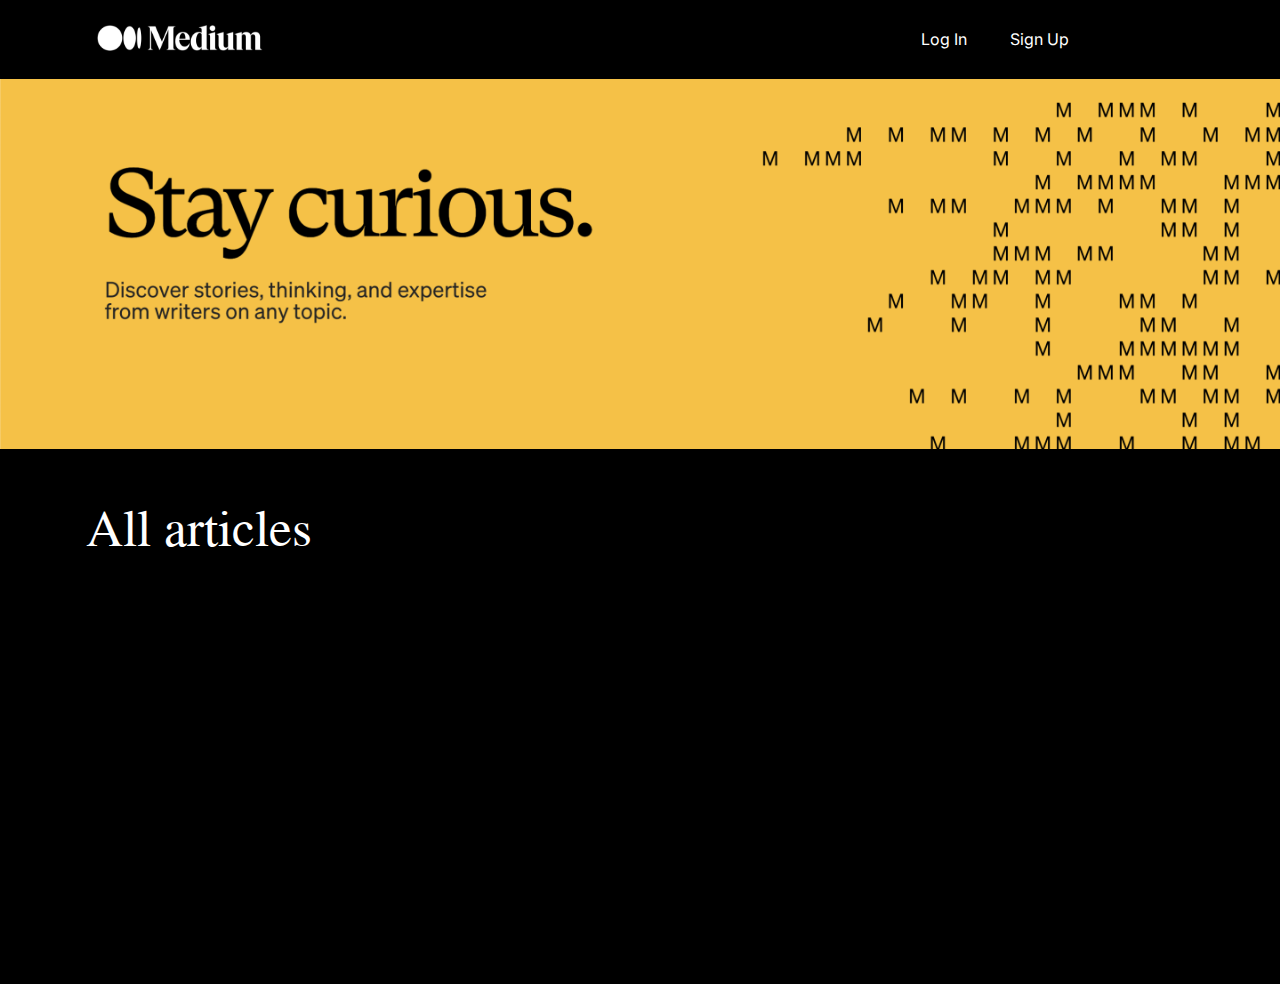
<file: index.html>
<!DOCTYPE html>
<html lang="en">
<head>
    <meta charset="UTF-8">
    <meta name="viewport" content="width=device-width, initial-scale=1.0">
    <title>Exam</title>
    <link rel="stylesheet" href="https://cdn.jsdelivr.net/npm/bootstrap-icons@1.11.3/font/bootstrap-icons.min.css">
    <link rel="preconnect" href="https://fonts.googleapis.com">
    <link rel="preconnect" href="https://fonts.gstatic.com" crossorigin>
    <link href="https://fonts.googleapis.com/css2?family=Inter:slnt@-10..0&family=Jomolhari&display=swap" rel="stylesheet">
    <link rel="stylesheet" href="./css/style.min.css">
</head>
<body>
    <div class="nav">
        <span class="nav__medium">
            <img src="./images/medium.svg" alt="">
        </span>
        <span class="nav__registration">
             <a class="registration__login" href="./pages/login.html">Log In</a>
             <a class="registration__signup" href="./pages/signup.html">Sign Up</a>
        </span>
    </div>
    <div class="hero">
        <div class="hero__img">
            <img src="./images/stay.png" alt="">
        </div>
        <div class="hero__article">
            <strong class="articles">All articles</strong>
        </div>
        <div class="hero__cards"> 

        </div>

    </div>
    <script src="./script/app.js"></script>
</body>
</html>
</file>
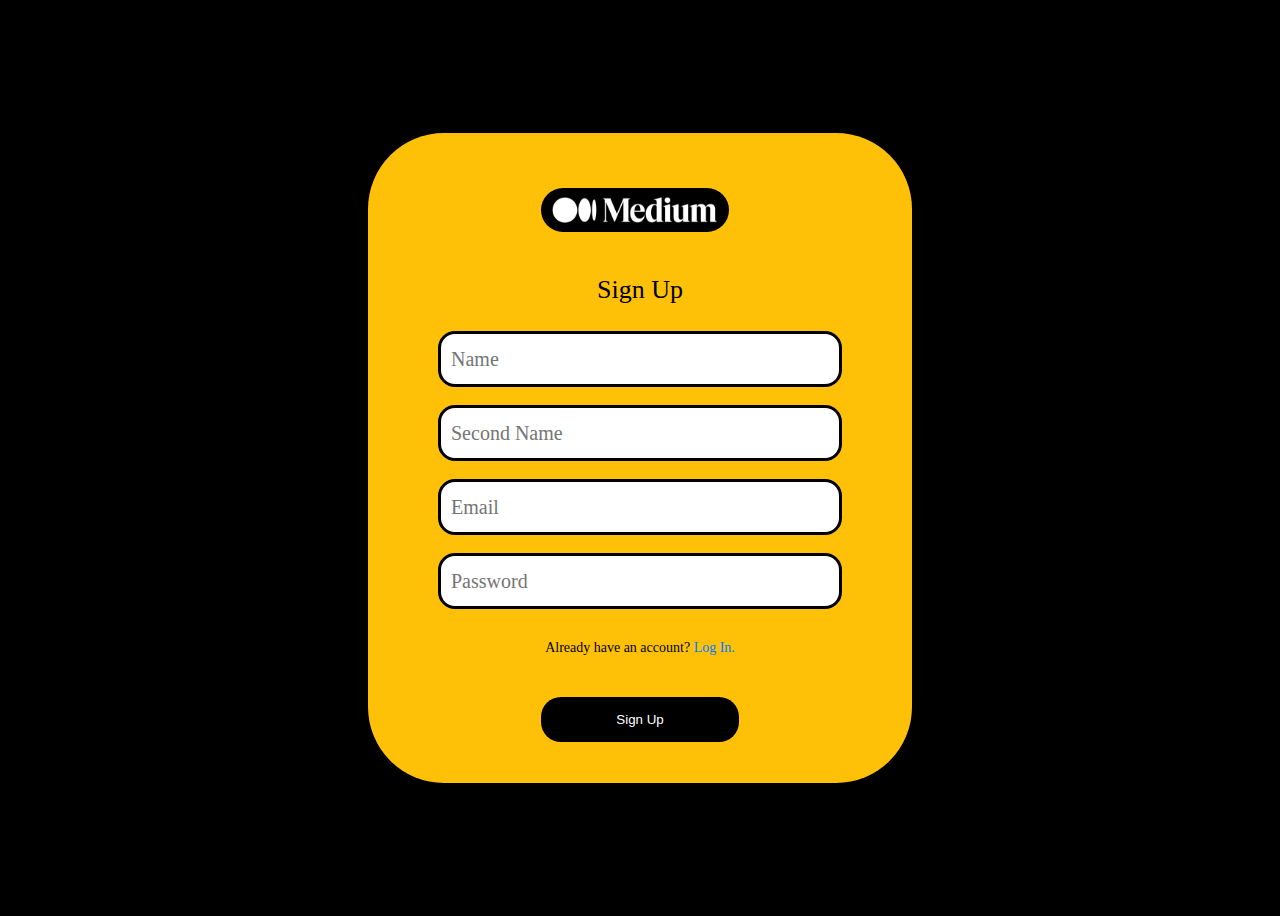
<file: pages/signup.html>
<!DOCTYPE html>
<html lang="en">
<head>
    <meta charset="UTF-8">
    <meta name="viewport" content="width=device-width, initial-scale=1.0">
    <title>Sign Up</title>
    <link rel="stylesheet" href="../css/signup.min.css">
</head>
<body>
    <div class="container">
        <div class="logo">
            <img src="../images/medium-logo.svg" alt="Logo">
        </div>
        <h1 class="login">Sign Up</h1>
        <form>
            <div class="form-group margin-form">
                <input type="text" id="name" name="name" placeholder="Name" required>
            </div>
            <div class="form-group margin-form">
                <input type="text" id="second-name" name="second-name" placeholder="Second Name" required>
            </div>
            <div class="form-group margin-form">
                <input type="email" id="email" name="email" placeholder="Email" required>
            </div>
            <div class="form-group margin-form">
                <input type="password" id="password" name="password" placeholder="Password" required>
            </div>
            <div class="signup">
                Already have an account? <a href="login.html">Log In.</a>
            </div>
            <button type="submit" class="btn">Sign Up</button>
        </form>
    </div>
    <script src="../script/signup.js"></script>
</body>
</html>
</file>
<file: css/style.min.css>
*{margin:0;padding:0;-webkit-box-sizing:border-box;box-sizing:border-box}body{background:#000}.nav{display:-webkit-box;display:-ms-flexbox;display:flex;-webkit-box-pack:justify;-ms-flex-pack:justify;justify-content:space-between;-webkit-box-align:center;-ms-flex-align:center;align-items:center;padding:0 86px;width:100%;height:79px;background:#000}.nav__registration{display:-webkit-box;display:-ms-flexbox;display:flex;gap:43px;padding-right:125px}.registration__login{font-family:"Inter",sans-serif;font-style:normal;font-weight:400;font-size:16px;line-height:19px;color:#fff;text-decoration:none}.registration__signup{font-family:"Inter",sans-serif;font-style:normal;font-weight:400;font-size:16px;line-height:19px;color:#fff;text-decoration:none}.hero{background:#000}.hero__img>img{width:100%}.articles{font-family:"Jomolhari",serif;font-size:46px;font-weight:400;line-height:73.67px;text-align:left;color:#fff}.hero__article{padding:37px 0 30px 86px}.hero__cards{color:#fff;display:-webkit-box;display:-ms-flexbox;display:flex;gap:0 94px;padding:0 86px;width:100%;height:350px;overflow-x:auto;margin-bottom:40px}.hero__cards::-webkit-scrollbar{display:none}.hero__card{display:-webkit-box;display:-ms-flexbox;display:flex;-webkit-box-orient:vertical;-webkit-box-direction:normal;-ms-flex-direction:column;flex-direction:column;-webkit-box-align:center;-ms-flex-align:center;align-items:center;padding:0px;gap:10px;width:276px;height:340px;border:1px solid #f5c147;text-decoration:none}.card__img{width:274px;height:172px}.hero-content{width:253px;height:141px}.hero-content__title{font-family:"Jomolhari",serif;font-size:20px;font-weight:400;line-height:32.03px;color:#fff;line-height:1.3;margin-bottom:7px;height:52px}.hero-content__description{font-family:"Jomolhari",serif;font-size:12px;font-weight:400;line-height:19.22px;color:#fff;height:57px}.hero-content__content{display:-webkit-box;display:-ms-flexbox;display:flex;-webkit-box-align:center;-ms-flex-align:center;align-items:center;gap:0 10px;margin-bottom:15px}.content{font-family:"Jomolhari",serif;font-size:18px;font-weight:400;line-height:19.22px;color:#fff}.bi-person-circle{font-size:25px;color:#fff}
</file>
<file: css/signup.min.css>
body{background-color:#000;color:#fff;display:-webkit-box;display:-ms-flexbox;display:flex;-webkit-box-pack:center;-ms-flex-pack:center;justify-content:center;-webkit-box-align:center;-ms-flex-align:center;align-items:center;min-height:100vh}.container{background-color:#ffc107;padding:30px;border-radius:10px;-webkit-box-shadow:0 4px 8px rgba(0,0,0,.1);box-shadow:0 4px 8px rgba(0,0,0,.1);width:484px;height:590px;border-radius:76px;display:-webkit-box;display:-ms-flexbox;display:flex;-webkit-box-orient:vertical;-webkit-box-direction:normal;-ms-flex-direction:column;flex-direction:column;-webkit-box-align:center;-ms-flex-align:center;align-items:center}.logo{display:-webkit-box;display:-ms-flexbox;display:flex;-webkit-box-align:center;-ms-flex-align:center;align-items:center;-webkit-box-pack:center;-ms-flex-pack:center;justify-content:center;margin-bottom:20px;margin-top:25px}.logo img{margin-right:10px}.login{font-family:"Jomolhari",serif;font-size:26px;font-weight:400;line-height:41.64px;color:#000;margin-bottom:20px;text-align:center}.margin-form{margin-bottom:39px}.margin-form{margin-bottom:18px}.form-group input{width:100%;padding:10px;border:3px solid #000;border-radius:5px;width:378px;height:30px;border-radius:17px;font-family:"Jomolhari",serif;font-size:20px;font-weight:400;line-height:32.03px;text-align:left;color:#787878}.btn{background-color:#000;color:#fff;padding:15px 75px;border:none;border-radius:20px;-webkit-transition:all .3s ease;transition:all .3s ease;margin:0 auto;text-decoration:none}form{display:-webkit-box;display:-ms-flexbox;display:flex;-webkit-box-orient:vertical;-webkit-box-direction:normal;-ms-flex-direction:column;flex-direction:column;-webkit-box-align:center;-ms-flex-align:center;align-items:center}.btn:hover{background-color:#161616}.signup{display:block;margin-top:10px;font-family:"Jomolhari",serif;font-size:14px;font-weight:400;line-height:22.42px;color:#000;margin-bottom:38px}.signup a{color:#007bff;text-decoration:none;font-family:"Jomolhari",serif;font-size:14px;font-weight:400;line-height:22.42px;text-align:left}.signup a:hover{text-decoration:underline}
</file>
